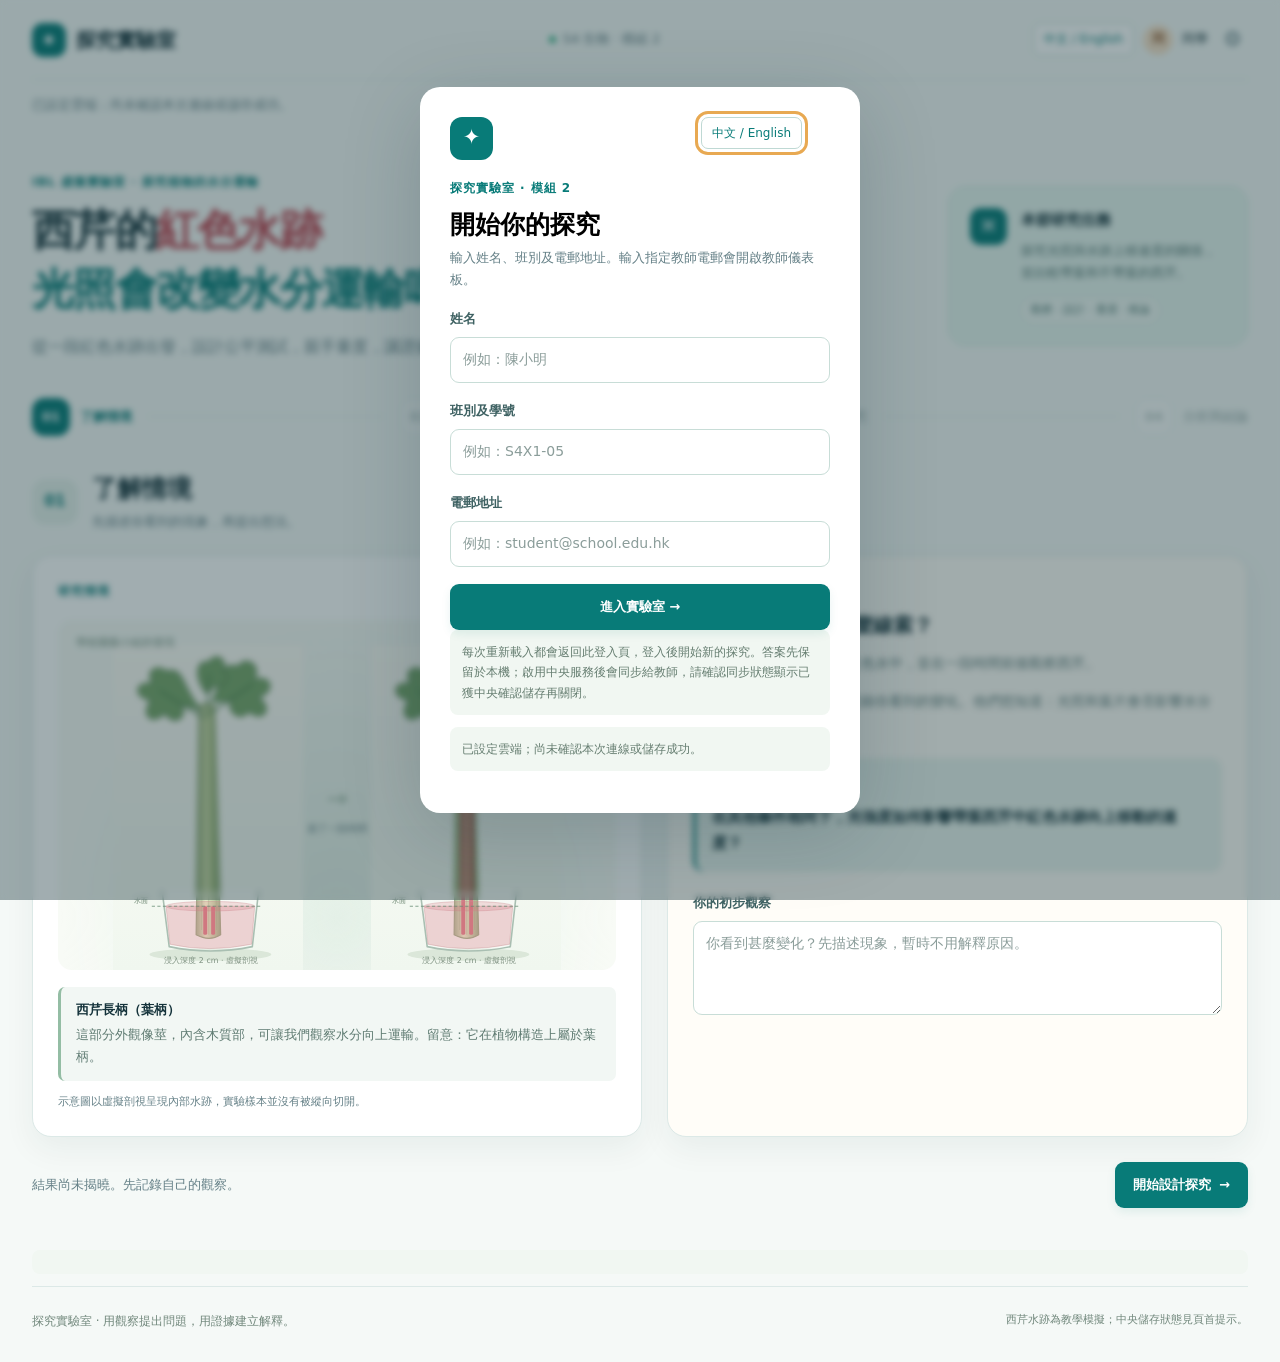
<file: index.html>
<!doctype html>
<html lang="zh-Hant-HK">
<head>
  <meta charset="UTF-8">
  <meta name="viewport" content="width=device-width, initial-scale=1">
  <meta name="theme-color" content="#087b78">
  <title>西芹的紅色水跡｜探究實驗室</title>
  <link rel="stylesheet" href="styles.css?v=11">
  <script src="cloud-config.js?v=5" defer></script>
  <script src="cloud-bridge.js?v=6" defer></script>
  <script src="cloud-sync.js" defer></script>
  <script src="i18n-static.js?v=34" defer></script>
  <script src="i18n-paper.js?v=2" defer></script>
  <script src="i18n-dynamic.js?v=34" defer></script>
  <script src="i18n-svg.js?v=1" defer></script>
  <script src="i18n.js?v=30" defer></script>
  <script src="app.js?v=34" defer></script>
  <script src="paperwork/source.js?v=34" defer></script>
  <script src="paperwork/client.js?v=34" defer></script>
</head>
<body>
  <a class="skip-link" href="#main">跳到探究內容</a>
  <div class="app-shell">
    <header class="topbar">
      <a class="brand" href="#main"><span class="brand-mark">✦</span>探究實驗室</a>
      <span class="module-label"><i></i>S4 生物 · 模組 2</span>
      <div class="student-chip"><button id="languageButton" type="button" class="small-button" aria-label="切換介面語言">中文 / English</button><span class="avatar" aria-hidden="true">同</span><span id="studentName">同學</span><button id="teacherButton" class="small-button" hidden>教師儀表板</button><button id="profileButton" class="icon-button" aria-label="更新學習者資料">⚙</button></div>
    </header>
    <section class="cloud-strip" aria-label="雲端同步狀態">
      <p id="cloudStatus" class="cloud-status" role="status" aria-atomic="true"></p>
      <button id="retryCloud" class="secondary" hidden>重試同步／補傳舊紀錄</button>
    </section>
    <main id="main">
      <section class="hero">
        <div><p class="eyebrow">IBL 虛擬實驗室 · 探究植物的水分運輸</p><h1>西芹的<span class="red-word">紅色水跡</span><br><em>光照會改變水分運輸嗎？</em></h1><p class="hero-copy">從一段紅色水跡出發，設計公平測試，親手量度，讓證據帶你找出答案。</p></div>
        <aside class="mission-card"><span class="mission-icon">⌘</span><div><strong>本節研究任務</strong><p>探究光照與水跡上移速度的關係，並比較帶葉和不帶葉的西芹。</p><span class="tag">觀察 · 設計 · 量度 · 推論</span></div></aside>
      </section>
      <nav class="steps" aria-label="探究進度">
        <button data-phase="1" class="step active" aria-current="step"><b>01</b><span>了解情境</span></button><i></i>
        <button data-phase="2" class="step" disabled><b>02</b><span>設計探究</span></button><i></i>
        <button data-phase="3" class="step" disabled><b>03</b><span>進行探究</span></button><i></i>
        <button data-phase="4" class="step" disabled><b>04</b><span>分析與結論</span></button>
      </nav>

      <section id="phase-1" class="phase">
        <div class="phase-heading"><span class="phase-index">01</span><div><h2 tabindex="-1">了解情境</h2><p>先描述你看到的現象，再提出想法。</p></div></div>
        <div class="orientation-grid">
          <article class="scene-card"><div class="card-top"><span class="card-kicker">研究情境</span><span class="status"><i></i>觀察站</span></div>
            <div class="scene-illustration"><span class="scene-note">學校園藝小組的發現</span><div id="sceneBefore" class="scene-specimen"></div><span class="scene-arrow">→<small>過了一段時間</small></span><div id="sceneAfter" class="scene-specimen"></div></div>
            <div class="anatomy-note"><b>西芹長柄（葉柄）</b><p>這部分外觀像莖，內含木質部，可讓我們觀察水分向上運輸。留意：它在植物構造上屬於葉柄。</p></div>
            <p class="caption">示意圖以虛擬剖視呈現內部水跡，實驗樣本並沒有被縱向切開。</p>
          </article>
          <article class="prompt-card"><p class="card-kicker">你的研究任務</p><h3>紅色水跡，藏着甚麼線索？</h3><p>園藝小組把帶葉西芹插入紅色水中，並在一段時間前後觀察西芹。</p><p>請先觀察左方兩個圖像，記錄你看到的變化。他們想知道：光照和葉片會否影響水分運輸？</p><div class="question-box"><b>主要探究問題</b><p>在其他條件相同下，光強度如何影響帶葉西芹中紅色水跡向上移動的速度？</p></div><label class="field">你的初步觀察<textarea id="observation" rows="3" maxlength="500" placeholder="你看到甚麼變化？先描述現象，暫時不用解釋原因。"></textarea></label></article>
        </div>
        <div class="action-row"><span class="muted">結果尚未揭曉。先記錄自己的觀察。</span><button id="orientationNext" class="primary">開始設計探究 <span>→</span></button></div>
      </section>

      <section id="phase-2" class="phase" hidden>
        <div class="phase-heading"><span class="phase-index">02</span><div><h2 tabindex="-1">設計探究</h2><p>主探究：提出光強度預測，辨認變量及前提，再設計 A／B／C。</p></div></div>
        <div class="design-stack">
          <article class="card"><p class="card-kicker">01 · 假說建立器</p><h3>完成你的預測</h3><label class="hypothesis-sentence">若光強度增加，紅色水跡向上移動的速度將會 <select id="prediction"><option value="">請選擇</option><option value="increase">增加</option><option value="decrease">減少</option><option value="same">沒有明顯改變</option></select>。</label><label class="field">我的理由<textarea id="reason" rows="2" maxlength="600" placeholder="寫下你的想法；預測沒有必須猜中的答案。"></textarea></label></article>
          <article class="card"><p class="card-kicker">02 · 公平測試</p><h3>辨認主探究 A／B／C 的實驗變量</h3><p class="muted">在每類中選擇適合的因素。現在保存你的想法，遞交後再查看參考回饋。</p><div id="variableQuiz"></div></article>
          <article class="card"><p class="card-kicker">03 · 實驗前提</p><h3>此探究的假設是什麼？</h3><p id="assumptionReminder" class="question-hint design-reminder">假設是指未經證實而被視為正確的條件，用於確保實驗結果的有效性。</p><p class="muted">請選出所有適用的假設，可選多於一項。</p><div id="assumptionChoices" class="choice-stack"></div></article>
          <article class="card"><p class="card-kicker">05 · 實驗裝置設計</p><h3>繪畫並標示主探究 A／B／C 三個帶葉裝置</h3><p id="drawingReminder" class="question-hint design-reminder">不用精緻地繪畫所有特徵，簡單繪畫並標示清楚便可。</p><p class="muted">包括西芹、葉片、紅色水、燈具、距離及量度位置。每株西芹浸入紅色水 2 cm。</p><div id="equipmentBank" class="equipment-bank"></div><canvas id="setupCanvas" width="1000" height="380" aria-label="實驗裝置繪圖區；亦可在下方輸入文字設計"></canvas><div class="drawing-tools"><button data-tool="pencil" class="selected" aria-pressed="true">✎ 鉛筆</button><button data-tool="eraser" aria-pressed="false">橡皮擦</button><button id="clearDrawing">清除繪圖</button><label class="upload-button">上載相片<input id="setupPhoto" type="file" accept="image/png,image/jpeg,image/webp"></label></div><label class="field">裝置標示／文字設計<textarea id="setupDescription" rows="2" maxlength="1000" placeholder="可補充繪圖標示，或以文字完整描述四個裝置，作為繪圖的替代。"></textarea></label><button id="saveSetup" class="secondary">儲存裝置設計</button><span id="setupStatus" class="inline-status" role="status"></span></article>
        </div>
        <div class="action-row"><button class="secondary" data-back="1">← 返回情境</button><button id="designNext" class="primary">確認設計，開始實驗 →</button></div>
      </section>

      <section id="phase-3" class="phase" hidden>
        <div class="phase-heading"><span class="phase-index">03</span><div><h2 tabindex="-1">進行探究與收集數據</h2><p>四個裝置同步運行；每 10 分鐘模擬時間進行一次量度。</p></div><span id="measurementProgress" class="trial-pill">0 / 4 個量度時間</span></div>
        <section id="extensionDesign" hidden><h3>延伸探究：<span class="red-word">葉片的存在</span>會否影響吸水及水分向上運輸？</h3>          <article class="card"><p class="card-kicker">04 · 對照組設計</p><h3>探究的對照組</h3><label class="field">你認為此延伸探究需要對照裝置嗎？如需要，你會如何設計比較裝置？<span class="question-hint control-purpose-hint">（提示：對照裝置提供比較基準；比較時保持所研究因素以外的條件相同。）</span><span class="question-hint">（提示：此對照裝置與實驗裝置有何不同之處？）</span><textarea id="controlPlan" rows="3" maxlength="1000"></textarea></label></article>
<button id="confirmExtension" class="primary">開始延伸探究 →</button></section>
        <div class="fair-note"><span>✦</span><p><b>固定條件：</b>溫度 25°C、相同濕度及氣流、相同紅色水濃度、2 cm 浸入深度，以及相近的長柄長度與粗幼。裝置A、裝置B、裝置C 的總葉面積相同；裝置D 沒有葉片。</p></div>
        <p class="experiment-timing-note"><strong>真實實驗提醒：</strong>量度時應讓實驗和計時持續進行，並在預定時間迅速讀取及記錄數據，不應為了量度而停止計時。本模擬暫停畫面，方便你觀察和記錄；這段操作時間不計入模擬的 30 分鐘。</p>
        <div class="timer-bar"><div><span class="card-kicker">模擬時間</span><strong id="timeDisplay">00 <small>分鐘</small></strong></div><div class="timer-track"><div id="timerFill"></div></div><span id="timerStatus" role="status">先記錄 0 分鐘讀數</span><button id="timerButton" class="primary" disabled>繼續實驗 +10 分鐘</button></div>
        <p id="initialReadingReminder" class="initial-reminder">先向下捲動至四個實驗裝置，觀察並記錄 0 分鐘的初始讀數。完成後按「確認並記錄本輪四項讀數」，才開始計時。</p>
        <details class="ruler-guide"><summary>如何使用虛擬尺？</summary><p>按住尺子左右移動到長柄旁。尺子的 0 刻度已固定在水面位置，不能上下移動。讀取紅色水跡頂端的高度，輸入數據並保留一位小數。讀數旁的箭嘴每次增減 0.5 cm。</p><p>每段 10 分鐘模擬時間會加速至約 3 秒。這是教學模型，並非真實實驗的精確預測。</p></details>
        <div id="labBench" class="lab-bench"></div>
        <article class="card data-card"><div class="card-top"><div><p class="card-kicker">原始數據</p><h3>你的量度記錄</h3></div><span class="tag">高度單位：cm</span></div><div class="table-wrap"><table><thead><tr><th rowspan="2" scope="col">模擬時間（min）</th><th colspan="4" scope="colgroup">紅色水跡向上移動的距離（cm）</th></tr><tr><th scope="col">裝置A：10 cm 光照距離<br>帶葉</th><th>裝置B：20 cm 光照距離<br>帶葉</th><th>裝置C：30 cm 光照距離<br>帶葉</th><th>裝置D：20 cm 光照距離<br>不帶葉</th></tr></thead><tbody id="dataBody"></tbody></table></div><p class="muted">輸入讀數後按 Enter 可移到下一格；裝置D 後移到確認按鈕。保留你的首次讀數；修訂亦會記錄。平台不會把數據自動改成參考值。</p><button id="recordMeasurements" class="primary">確認並記錄本輪四項讀數</button><span id="measurementStatus" class="inline-status" role="status"></span></article>
        <div class="action-row"><button class="secondary" data-back="2">← 查看探究設計</button><button id="backToMain" class="secondary" data-lab-nav hidden>← 返回主探究</button><button id="experimentNext" class="primary" disabled>計算與分析我的數據 →</button></div>
      </section>

      <section id="phase-4" class="phase" hidden>
        <div class="phase-heading"><span class="phase-index">04</span><div><h2 tabindex="-1">數據分析與結論</h2><p>自行計算、繪圖，再根據數據完成結論。</p></div></div>
        <article class="card"><p class="card-kicker">01 · 由數據到速度</p><h3>計算平均上移速度</h3><p class="muted">利用你記錄的讀數和時間，自行計算各裝置的平均上移速度，結果記錄至小數點後兩位。</p><div class="formula">平均上移速度（cm/min）＝紅色水跡向上移動的距離（cm）÷ 所用時間（min）<small>向上移動的距離＝30 分鐘讀數 − 0 分鐘讀數；本探究所用時間為 30 分鐘。</small></div><div id="calculationGrid" class="calculation-grid"></div></article>
        <article class="card graph-card"><div class="card-top"><div><p class="card-kicker">02 · 建立你的圖表</p><h3>光強度與紅色水跡上移速度</h3></div><span class="tag">從你的計算標點</span></div><div class="graph-settings"><div class="fixed-axis"><b>X軸</b><span>光強度（lux）</span><input type="hidden" id="xAxis" value="light"></div><div class="fixed-axis"><b>Y軸</b><span>紅色水跡平均上移速度（cm/min）</span><input type="hidden" id="yAxis" value="rate"></div><div class="fixed-axis"><b>Y軸上限</b><span>0.5 cm/min</span><input type="hidden" id="graphMax" value="0.5"></div></div><div class="graph-layout"><div><div class="graph-pointer-tools"><label for="plotDevice">要標點的裝置</label><select id="plotDevice" aria-label="選擇滑鼠標點的裝置"><option value="A">裝置A · 帶葉</option><option value="B">裝置B · 帶葉</option><option value="C">裝置C · 帶葉</option><option value="D">裝置D · 不帶葉</option></select></div><svg id="studentGraph" viewBox="0 0 760 460" role="group" aria-label="學生繪製的光強度與水跡平均上移速度圖" aria-describedby="graphCoordinates"></svg><output id="graphCoordinates" class="graph-coordinates">在圖內移動滑鼠查看 X、Y 坐標；手機可輕觸標點。</output><div class="graph-legend"><span><i class="leaf-symbol"></i>帶葉組：裝置A、裝置B、裝置C</span><span><i class="bare-symbol"></i>不帶葉組：裝置D（獨立比較點）</span></div></div><div class="plot-controls"><p class="muted">在圖內移動滑鼠，游標旁會即時顯示（X, Y）坐標。先選擇裝置，再在圖內點擊標點；圖點會立即保存，並自動選取下一個尚未標點的裝置。點擊已有圖點，可在下方坐標欄精確修訂，按「確認／更新標點」保存；亦可直接輸入坐標標點。Y坐標記錄至小數點後兩位。帶葉組以平滑曲線連接；裝置D 獨立標示。</p><div id="pointControls"></div><button id="connectPoints" class="secondary">連接裝置A、裝置B、裝置C</button><button id="clearGraph" class="text-button">清除圖中標點</button><p id="graphStatus" role="status" class="muted"></p></div></div></article>
        <article class="card"><p class="card-kicker">03 · 數據與推論</p><h3>根據你的圖表完成結論</h3><div class="conclusion-question"><h4>1. 光強度與水跡上移速度有甚麼關係？</h4><label class="fill-sentence">當光強度增加時，紅色水跡的平均上移速度通常會 <select id="claim"><option value="">請選擇</option><option value="increase">增加</option><option value="decrease">減少</option><option value="same">沒有明顯改變</option><option value="unclear">沒有一致的變化趨勢</option></select>。</label></div><div class="conclusion-question"><h4>2. 葉片有甚麼作用？</h4><label class="fill-sentence">在相同的 20 cm 光照距離下，帶葉的裝置B的水跡平均上移速度比不帶葉的裝置D <select id="leafComparison"><option value="">請選擇</option><option value="faster">快</option><option value="slower">慢</option><option value="same">相近</option></select>。</label><label class="fill-sentence">這個比較支持葉片 <select id="leafConclusion"><option value="">請選擇</option><option value="promotes">有助水分向上運輸</option><option value="prevents">阻止水分向上運輸</option><option value="unrelated">與水分向上運輸沒有關係</option></select> 的推論。</label></div><div class="conclusion-question"><h4>3. 本實驗能告訴我們甚麼？</h4><label class="field">我們只量度了紅色水跡的高度，沒有量度葉片散失的水汽。以下哪個說法最恰當？<select id="limitations"><option value="">請選擇</option><option value="indirect">紅色水跡可作為植物吸水及水分向上運輸的線索，但無法代表葉片的蒸騰速率（即水分由氣孔散失的速度）。</option><option value="direct">水跡上移速度就是葉片散失水汽的速率，可直接當作蒸騰速率。</option><option value="proof">只要帶葉組比不帶葉組快，就已完全證明水汽只經氣孔散失。</option></select></label></div><div class="submit-note">遞交後，本次探究答案會保留並鎖定，然後展示學習重點和學習反思。假說毋須與預期結果一致。</div><button id="submitInvestigation" class="primary">遞交探究，查看學習重點 →</button></article>
        <section id="learningReveal" hidden>
          <article class="reveal-card"><span class="reveal-icon">✦</span><div><p class="card-kicker">學習重點</p><h3>從紅色水跡，認識蒸騰</h3><div id="mechanismDiagram"></div><ol class="learning-points">
              <li><strong>蒸騰</strong>是植物體內的水份蒸發，並以<strong>水汽</strong>形式散失到大氣的過程。水汽主要經葉和草本莖上的<strong>氣孔</strong>散失。
                <ol type="a">
                  <li>水份從葉肉細胞表面的<strong>水膜</strong>蒸發成水汽，進入海綿葉肉中的<strong>氣室</strong>。當氣室的水汽濃度高於外界大氣，水汽便經<strong>氣孔藉擴散</strong>離開葉。</li>
                  <li>葉肉細胞散失水份後，<strong>水勢下降</strong>，並藉滲透從鄰近細胞吸收水份。水份因而從葉的木質導管被抽出，產生<strong>蒸騰拉力</strong>，把水份沿莖的<strong>木質導管</strong>向上牽引。</li>
                </ol>
              </li>
              <li>在水份供應充足等合適條件下，較高的<strong>光強度</strong>通常使氣孔張得更大，水汽藉擴散離開葉的速率加快，蒸騰速率因而上升。<br><strong>注意：</strong>增加光照亦可能使葉的<strong>溫度上升</strong>，進一步加快蒸騰。因此，此探究假設所有裝置的<strong>溫度相同</strong>，以便比較光強度的影響。</li>
              <li>蒸騰拉力促使根持續吸收<strong>水份</strong>，並驅使<strong>水份和根吸收的已溶解礦物質</strong>沿木質導管向上轉運到葉。</li>
            </ol><p class="caption">參照課本第 11.1 節，頁 11-3 至 11-8。紅色水跡顯示水分運輸的線索，不能直接等同蒸騰速率；帶葉／不帶葉比較亦不能單獨證明氣孔的作用。</p></div></article>
          <article class="reflection-card"><p class="card-kicker">學習反思</p><h3>整合解釋</h3><blockquote id="originalHypothesis" class="original-hypothesis"></blockquote><label class="field">綜合實驗結果與學習重點，解釋光強度及葉片如何影響水分運輸，並說明蒸騰與蒸騰拉力的形成。<textarea id="reflection" rows="3" maxlength="1200"></textarea></label><button id="saveReflection" class="secondary">儲存並提交學習反思</button><p id="reflectionStatus" role="status">提交學習反思後，便可下載學習紀錄 PDF。</p></article>
          <div class="complete-bar"><span>✓</span><div><strong>本次探究已遞交</strong><p>原始答案、量度、計算及圖表已保留；中央儲存狀態見頁首提示。</p></div><div class="complete-actions"><button id="downloadPDF" class="primary" disabled>列印／儲存學習紀錄 PDF</button></div></div>
        </section>
        <div class="action-row"><button class="secondary" data-back="3">← 查看原始數據</button><button id="newInvestigation" class="text-button">開始新探究</button></div>
      </section>
    </main>
    <p id="localStorageStatus" class="privacy-note" role="status"></p>
    <footer class="site-footer">探究實驗室 · 用觀察提出問題，用證據建立解釋。<span>西芹水跡為教學模擬；中央儲存狀態見頁首提示。</span></footer>
  </div>
  <dialog id="profileDialog"><form id="profileForm" class="dialog-panel"><button id="loginLanguageButton" type="button" class="small-button language-dialog-button" aria-label="切換介面語言">中文 / English</button><span class="profile-mark">✦</span><p class="eyebrow">探究實驗室 · 模組 2</p><h2>開始你的探究</h2><p class="muted">輸入姓名、班別及電郵地址。輸入指定教師電郵會開啟教師儀表板。</p><label class="field">姓名<input id="profileName" required maxlength="40" autocomplete="name" placeholder="例如：陳小明"></label><label class="field">班別及學號<input id="profileClass" required maxlength="30" placeholder="例如：S4X1-05"></label><label class="field">電郵地址<input id="profileEmail" type="email" required autocomplete="email" placeholder="例如：student@school.edu.hk"></label><button class="primary" type="submit">進入實驗室 →</button><p class="privacy-note">每次重新載入都會返回此登入頁，登入後開始新的探究。答案先保留於本機；啟用中央服務後會同步給教師，請確認同步狀態顯示已獲中央確認儲存再關閉。</p><p id="loginCloudStatus" class="privacy-note" role="status"></p><button id="loginRetryCloud" type="button" class="secondary" hidden>重試同步舊紀錄</button><button id="closeProfile" type="button" class="text-button" hidden>取消</button></form></dialog>
  <dialog id="teacherDialog"><section class="dialog-panel wide teacher-panel"><button id="closeTeacher" class="dialog-close" aria-label="關閉教師儀表板">×</button><button id="teacherLanguageButton" type="button" class="small-button language-dialog-button" aria-label="切換介面語言">中文 / English</button><p class="eyebrow">教師儀表板</p><h2>學生學習紀錄</h2><div class="field"><label for="cloudTeacherKey">教師雲端密碼（只保留於目前頁面，不會写入網站或 Excel）</label><input id="cloudTeacherKey" type="password" autocomplete="off"><button id="refreshCloud" type="button" class="secondary">連線／重新載入全部學生紀錄</button></div><p id="dashboardStatus" class="muted"></p><div class="dashboard-note">Excel 保持繁體中文；PDF 的題目及說明跟隨介面語言，學生答案保留原文。Excel 以底色區分題目類別，以綠／紅字標示正確／錯誤答案，並附六項 SPS、新知識與整體分數欄及評分準則。開放題及反思由教師在 Excel 評分，學生 PDF 不顯示分數。按「進入示範探究」可操作完整實驗；教師示範不會加入學生紀錄。</div><div class="record-actions"><button id="teacherDemo" class="secondary">進入示範探究 →</button><button id="exportExcel" class="primary">下載 Excel 報告</button><label class="upload-button">匯入學生研究紀錄<input id="importRecords" type="file" accept="application/json,.json" multiple></label></div><button class="secondary" type="button" id="openPaperwork">下載 WS2 教材</button><section id="paperPanel" class="paper-panel" hidden><div class="paper-heading"><h3>WS2 · 蒸騰與水分運輸</h3><button class="secondary" id="closePaperwork" type="button">關閉材料面板</button></div><p class="paper-versions"><span>題目版本：</span><span id="paperContentVersion"></span> · <span>材料版本：</span><span id="paperMaterialVersion"></span></p><p id="paperStatus" role="status"></p><div class="paper-row"><strong>完整學生版 PDF</strong><div><button type="button" class="secondary" data-paper-preview="studentPDF" disabled>預覽</button><button type="button" class="secondary" data-paper-download="studentPDF" disabled>下載</button></div></div><div class="paper-row"><strong>完整學生版 Word</strong><div><button type="button" class="secondary" data-paper-download="studentWord" disabled>下載</button></div></div><div class="paper-row"><strong>完整連參考答案 PDF</strong><div><button type="button" class="secondary" data-paper-preview="answersPDF" disabled>預覽</button><button type="button" class="secondary" data-paper-download="answersPDF" disabled>下載</button></div></div><div class="paper-row"><strong>完整連參考答案 Word</strong><div><button type="button" class="secondary" data-paper-download="answersWord" disabled>下載</button></div></div><div class="paper-row"><strong>D · 教師指引、配對及評分 PDF</strong><div><button type="button" class="secondary" data-paper-preview="D" disabled>預覽</button><button type="button" class="secondary" data-paper-download="D" disabled>下載</button></div></div><iframe id="paperPreview" title="紙本材料 PDF 預覽" hidden></iframe></section><div class="table-wrap"><table class="teacher-table"><thead><tr><th>學生</th><th>班別及學號</th><th>進度</th><th>觀察準確度</th><th>總用時</th><th>更新時間</th><th>學習報告</th></tr></thead><tbody id="teacherData"></tbody></table></div><p id="importStatus" role="status" class="muted"></p><div id="teacherDetail" hidden><div class="record-actions"><button id="teacherPDF" class="secondary">列印／儲存這份 PDF</button></div><div id="teacherReport"></div></div></section></dialog>
  <dialog id="submitDialog"><section class="dialog-panel"><p class="eyebrow">準備遞交</p><h2>保存本次探究答案？</h2><p>遞交後不能再修改本次探究記錄。你將可查看學習重點、填寫並<strong>遞交</strong>學習反思、下載學習紀錄。你亦可重新進行探究活動。</p><div class="record-actions"><button id="cancelSubmit" class="secondary">返回檢查</button><button id="confirmSubmit" class="primary">確認遞交</button></div></section></dialog>
  <section id="printReport" class="print-report"></section>
  <div id="toast" role="status" class="toast"></div>
</body>
</html>
</file>
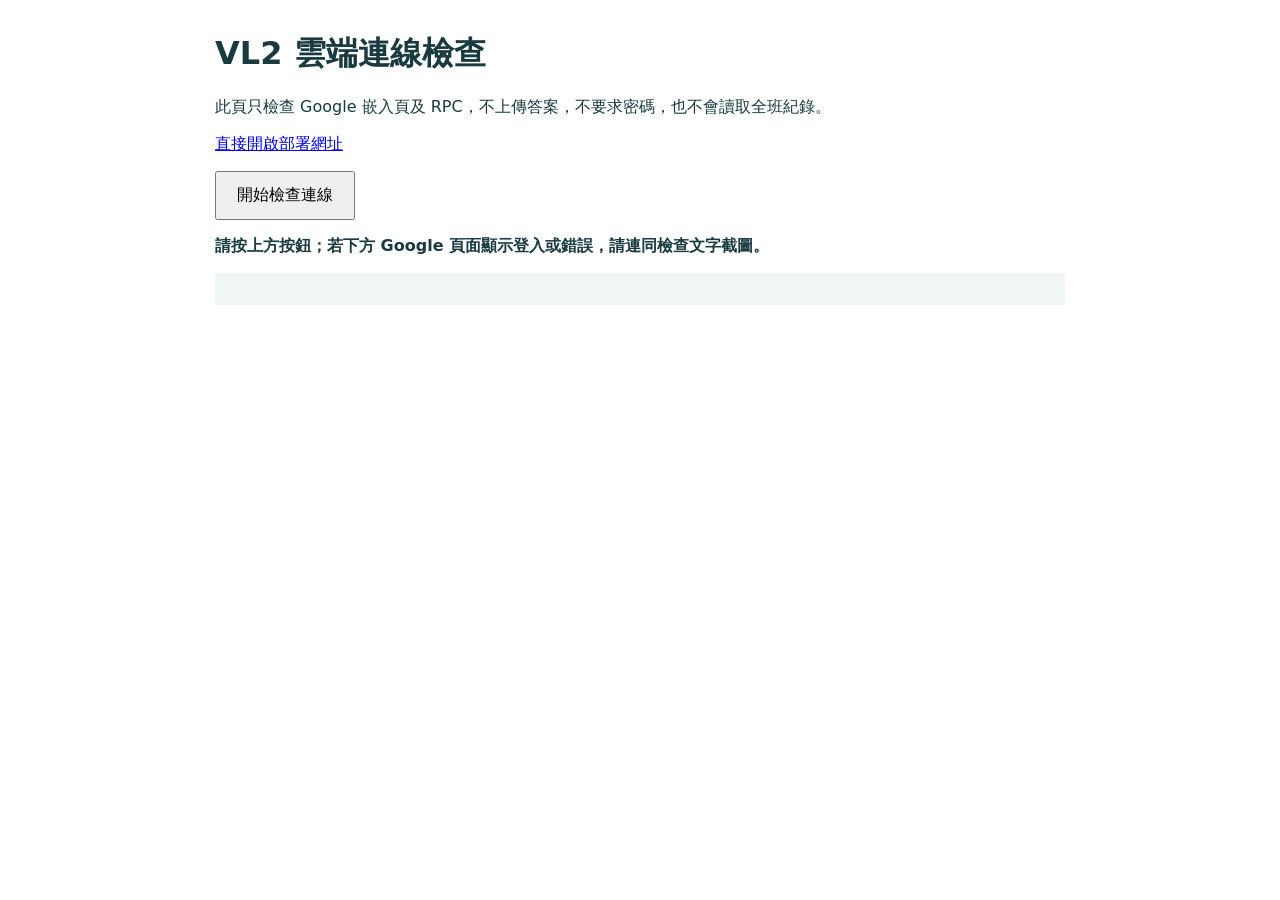
<file: cloud-diagnostics.html>
<!doctype html>
<html lang="zh-Hant">
<head>
  <meta charset="utf-8"><meta name="viewport" content="width=device-width,initial-scale=1">
  <title>VL2 雲端連線檢查</title>
  <script src="cloud-config.js?v=5" defer></script>
  <script src="cloud-bridge.js?v=6" defer></script>
  <style>body{font-family:system-ui,sans-serif;max-width:850px;margin:32px auto;padding:0 20px;color:#193b40}button,a{font-size:16px}button{padding:12px 20px;cursor:pointer}pre{white-space:pre-wrap;background:#f0f6f3;padding:16px;line-height:1.7}iframe{margin-top:20px}#result{font-weight:bold}</style>
</head>
<body>
  <h1>VL2 雲端連線檢查</h1>
  <p>此頁只檢查 Google 嵌入頁及 RPC，不上傳答案，不要求密碼，也不會讀取全班紀錄。</p>
  <p><a id="endpoint" target="_blank" rel="noopener">直接開啟部署網址</a></p>
  <button id="check">開始檢查連線</button>
  <p id="result" role="status">請按上方按鈕；若下方 Google 頁面顯示登入或錯誤，請連同檢查文字截圖。</p>
  <pre id="log" aria-live="polite"></pre>
  <script>
    addEventListener('DOMContentLoaded',()=>{
      const endpoint=window.VL2_CLOUD_CONFIG?.endpoint;
      document.querySelector('#endpoint').href=endpoint||'#';
      document.querySelector('#check').onclick=async()=>{
        const button=document.querySelector('#check'),log=document.querySelector('#log'),result=document.querySelector('#result');
        document.querySelectorAll('iframe').forEach(frame=>frame.remove());
        button.disabled=true;log.textContent='';result.textContent='檢查中…';
        if(!endpoint){result.textContent='網站沒有設定部署網址。';button.disabled=false;return;}
        try{
          const bridge=createAppsScriptBridge(endpoint,{visible:true,diagnostic:message=>log.textContent+=message+'\n'});
          // Intentionally omit authentication. A password rejection proves an
          // RPC round trip while releasing no student data and making no writes.
          const response=await bridge.send({action:'list',teacherEmail:'tzechingchan0605@gmail.com',password:'',cursor:0});
          if(response?.ok===false&&response.error==='教師密碼不正確')result.textContent='連線成功：收到收集端的教師密碼驗證回覆。沒有讀取或寫入學生紀錄。';
          else result.textContent='已收到收集端回覆：'+String(response?.error||'非預期回覆；請提供下方檢查文字。');
        }catch(error){result.textContent='連線未成功：'+error.message;}
        finally{button.disabled=false;}
      };
    });
  </script>
</body>
</html>
</file>
<file: styles.css>
:root{--ink:#15333b;--muted:#658087;--line:#dce9e7;--bg:#f5f9f7;--teal:#087b78;--teal-dark:#005d5c;--mint:#d9f2ea;--cream:#fffdf8;--red:#bd4652;--shadow:0 12px 32px rgba(21,51,59,.06)}
*{box-sizing:border-box}body{margin:0;background:var(--bg);color:var(--ink);font:15px/1.7 "Noto Sans HK","PingFang HK","Microsoft JhengHei",system-ui,sans-serif}button,input,textarea,select{font:inherit}button{cursor:pointer}button:disabled{cursor:not-allowed;opacity:.48}button,input,select,textarea{accent-color:var(--teal)}button:focus-visible,a:focus-visible,summary:focus-visible,input:focus-visible,select:focus-visible,textarea:focus-visible{outline:3px solid #e8a952;outline-offset:3px}[hidden]{display:none!important}h1,h2,h3,p{margin-top:0}h2{font-size:25px;line-height:1.4;margin-bottom:5px}h3{font-size:20px;line-height:1.5;margin-bottom:12px}.app-shell{max-width:1280px;margin:auto;padding:0 32px}.topbar{height:80px;display:flex;align-items:center;justify-content:space-between;border-bottom:1px solid var(--line);gap:15px}.brand{display:flex;align-items:center;gap:10px;text-decoration:none;color:var(--ink);font-size:20px;font-weight:800}.brand-mark{display:grid;place-items:center;width:34px;height:34px;border-radius:11px;background:var(--teal);color:white}.module-label{color:var(--muted);font-size:13px}.module-label i,.status i{display:inline-block;width:7px;height:7px;border-radius:50%;background:#36b58a;margin-right:7px}.student-chip{display:flex;gap:9px;align-items:center;font-size:13px}.avatar{display:grid;place-items:center;background:#f6e1c9;color:#976137;width:30px;height:30px;border-radius:50%;font-weight:700}.icon-button{border:0;background:transparent;color:var(--muted);font-size:21px}.small-button{border:1px solid #bfd9d4;border-radius:7px;padding:5px 10px;background:white;color:var(--teal);font-size:12px}.hero{padding:48px 0 38px;display:flex;justify-content:space-between;align-items:center;gap:40px}.eyebrow,.card-kicker{font-size:12px;font-weight:800;letter-spacing:.08em;color:var(--teal);margin:0 0 9px}.hero h1{font-size:43px;line-height:1.35;letter-spacing:-.04em;margin:0;font-weight:800}.hero h1 em{color:var(--teal);font-style:normal}.red-word{color:var(--red)}.hero-copy{color:var(--muted);max-width:650px;margin:15px 0 0;font-size:16px}.mission-card{display:flex;gap:14px;width:300px;flex-shrink:0;padding:21px;border-radius:18px;background:#e7f5ef;border:1px solid #cbe7dc}.mission-icon{display:grid;place-items:center;width:37px;height:37px;border-radius:11px;background:var(--teal);color:white;flex-shrink:0}.mission-card p{font-size:13px;color:#547773;margin:6px 0 12px}.tag{display:inline-block;background:#f0f8f4;border:1px solid #d6e8de;border-radius:20px;padding:3px 9px;color:#4c7871;font-size:11px}.steps{display:flex;align-items:center;margin-bottom:35px;gap:16px}.steps>i{flex:1;height:1px;background:var(--line)}.step{display:flex;align-items:center;gap:10px;background:transparent;border:0;color:#7e9695;padding:0;font-weight:700;font-size:13px}.step b{display:grid;place-items:center;width:38px;height:38px;border:1px solid #d4e3df;border-radius:12px;font-size:13px;background:#fff}.step.active{color:var(--teal)}.step.active b{background:var(--teal);border-color:var(--teal);color:white}.step.done b{background:#d9eee6;color:var(--teal);border-color:#beded1}.phase-heading{display:flex;align-items:center;gap:14px;margin:0 0 22px}.phase-heading p{color:var(--muted);margin:0;font-size:13px}.phase-index{display:grid;place-items:center;width:46px;height:46px;border-radius:14px;background:#e5f0ea;color:var(--teal);font-size:15px;font-weight:800}.trial-pill{margin-left:auto;background:#e9f4ef;color:var(--teal);padding:6px 12px;border-radius:20px;font-size:12px}.orientation-grid{display:grid;grid-template-columns:1.05fr 1fr;gap:25px}.card,.scene-card,.prompt-card{background:white;padding:25px;border:1px solid var(--line);border-radius:19px;box-shadow:var(--shadow)}.card-top{display:flex;justify-content:space-between;align-items:center;gap:12px}.status{font-size:11px;color:#5e8277}.scene-illustration{display:flex;position:relative;align-items:center;justify-content:center;gap:4px;min-height:350px;border-radius:14px;background:radial-gradient(ellipse at 50% 85%,#e4f0e7,transparent 70%),#f8fbf6;margin:10px 0 17px;padding-top:24px}.scene-note{position:absolute;top:14px;left:18px;font-size:11px;color:#759080}.scene-specimen{width:42%;max-width:190px}.scene-specimen svg{display:block;width:100%;height:auto}.scene-arrow{color:#9eb8a6;font-size:25px;text-align:center;min-width:55px}.scene-arrow small{display:block;font-size:10px;color:var(--muted)}.anatomy-note{background:#f2f7f4;border-left:3px solid #94bda4;padding:12px 15px;border-radius:7px;font-size:13px}.anatomy-note p{margin:3px 0 0;color:#607c73}.caption{font-size:11px;color:var(--muted);margin:12px 0 0}.prompt-card{background:var(--cream)}.prompt-card>p:not(.card-kicker){color:#607d7c;font-size:14px}.question-box{padding:16px;border-radius:11px;background:#eaf4ee;border-left:3px solid var(--teal);margin:20px 0}.question-box b{font-size:12px;color:var(--teal)}.question-box p{font-size:15px;margin:6px 0 0;font-weight:600}.field{display:block;font-weight:700;font-size:13px;margin:17px 0;color:#3f6263}.field input,.field select,.field textarea{display:block;width:100%;margin-top:7px;border:1px solid #c8ddd7;border-radius:9px;background:white;padding:10px 12px;color:var(--ink);font-weight:400;font-size:14px}.field textarea{resize:vertical;min-height:70px}.field textarea::placeholder,.field input::placeholder{color:#8b9d9a}.primary,.secondary,.upload-button,.drawing-tools button{display:inline-flex;align-items:center;justify-content:center;gap:8px;border-radius:9px;padding:11px 17px;border:1px solid transparent;font-size:13px;font-weight:700;text-decoration:none}.primary{background:var(--teal);color:white;box-shadow:0 4px 10px #087b7818}.primary:hover:not(:disabled){background:var(--teal-dark)}.secondary,.upload-button,.drawing-tools button{color:var(--teal);background:white;border-color:#bfd9d2}.secondary:hover:not(:disabled){background:#edf7f2}.text-button{padding:9px;border:0;background:transparent;color:var(--teal);font-size:13px;text-decoration:underline}.action-row{display:flex;align-items:center;justify-content:space-between;gap:15px;margin:25px 0 42px}.muted{color:var(--muted);font-size:13px}.design-stack{display:grid;gap:20px;max-width:960px;margin:auto}.hypothesis-sentence{font-size:17px;line-height:2.6;font-weight:600}.hypothesis-sentence select{padding:7px 10px;border:1px solid #bdd7cd;border-radius:8px;background:#f8fcf9;color:var(--teal)}.variable-group{padding:14px 0;border-bottom:1px solid #edf3ef}.variable-group:last-child{border:0}.variable-group h4{margin:0 0 10px;font-size:14px}.variable-group h4 span{font-size:12px;color:var(--muted);font-weight:400}.variable-options{display:flex;gap:7px;flex-wrap:wrap}.variable-options button{border:1px solid #d1e2db;border-radius:20px;background:#fff;padding:7px 11px;font-size:12px;color:#597570}.variable-options button.selected{background:#dff2e8;color:var(--teal);border-color:#5fab97}.choice-stack{display:grid;gap:9px}.check-option{display:flex;align-items:flex-start;gap:10px;background:#f6faf7;border:1px solid #e0ebe3;border-radius:9px;padding:11px 13px;font-size:13px}.check-option input{margin-top:5px;flex-shrink:0}.scaffold{margin-top:18px;padding:17px;background:#eff7f2;border-left:3px solid #68a991;border-radius:9px;font-size:13px}.scaffold p{margin:7px 0}.equipment-bank{display:grid;grid-template-columns:repeat(4,1fr);gap:10px;margin:20px 0}.equipment{background:#f5f9f5;border:1px solid #dce9df;border-radius:11px;padding:11px;text-align:center;font-size:12px;color:#55766b}.equipment svg{height:100px;width:auto;max-width:100%;display:block;margin:auto}.equipment p{margin:5px 0 0}#setupCanvas{display:block;width:100%;background:#fff;aspect-ratio:1000/380;border:2px solid #c6dbd1;border-radius:12px;touch-action:none;cursor:crosshair}.drawing-tools{display:flex;flex-wrap:wrap;gap:8px;margin-top:10px}.drawing-tools button.selected{background:var(--teal);color:white}.upload-button{position:relative;cursor:pointer}.upload-button input{position:absolute;inset:0;opacity:0;width:100%;cursor:pointer}.upload-button:focus-within{outline:3px solid #e8a952}.inline-status{font-size:12px;color:var(--teal);margin-left:10px}.fair-note{display:flex;gap:14px;align-items:center;padding:14px 18px;border-radius:12px;background:#e9f4ed;border:1px solid #cee3d5;margin-bottom:18px}.fair-note>span{color:var(--teal);font-size:22px}.fair-note p{margin:0;font-size:12px;color:#54746c}.timer-bar{display:flex;align-items:center;gap:22px;padding:20px 24px;background:white;border:1px solid var(--line);border-radius:15px;margin-bottom:12px}.timer-bar .card-kicker{display:block;margin-bottom:0;font-size:10px}.timer-bar strong{font-size:32px;line-height:1.2}.timer-bar small{font-size:12px;font-weight:500;color:var(--muted)}.timer-track{height:7px;background:#e7eee8;border-radius:6px;flex:1;min-width:40px;overflow:hidden}#timerFill{height:100%;background:#59b58c;width:0%;transition:width .1s linear}#timerStatus{font-size:12px;color:var(--muted)}.ruler-guide{font-size:12px;color:#5b7a70;padding:8px 2px;margin-bottom:14px}.ruler-guide summary{cursor:pointer;color:var(--teal);font-weight:700}.ruler-guide p{margin:9px 0;max-width:850px}.lab-bench{display:grid;grid-template-columns:repeat(var(--bench-columns,4),1fr);gap:14px;margin-bottom:23px}.specimen-card{background:white;border:1px solid var(--line);border-radius:15px;overflow:hidden;box-shadow:var(--shadow)}.specimen-head{padding:15px 15px 8px;display:flex;align-items:center;justify-content:space-between;font-size:13px;font-weight:800}.specimen-letter{display:grid;place-items:center;width:27px;height:27px;border-radius:8px;background:#e9f3e9;color:#568866}.specimen-card[data-id="D"] .specimen-letter{background:#f3e5d8;color:#a97649}.specimen-meta{padding:0 15px;font-size:11px;color:#718b7b}.specimen-svg{display:block;width:100%;height:auto;background:linear-gradient(#fffdf7,#f0f7ef)}.ruler{cursor:grab;touch-action:none}.ruler:active{cursor:grabbing}.ruler-buttons{padding:8px;display:flex;gap:4px;justify-content:center;flex-wrap:wrap;border-top:1px solid #e3ebe3}.ruler-buttons button{background:#fff;border:1px solid #d1e1d3;border-radius:5px;padding:3px 7px;font-size:11px;color:#557766}.table-wrap{overflow-x:auto}table{width:100%;border-collapse:collapse;font-size:12px}th{background:#f0f7f2;color:#527568;text-align:left;font-weight:700;padding:13px;border-bottom:1px solid #d8e7dd;min-width:90px}td{padding:12px 13px;border-bottom:1px solid #e5eee7}td input{border:1px solid #c9dcd0;border-radius:6px;padding:7px 8px;width:85px;background:white;color:var(--ink)}tr.current-row{background:#fff9ed}tr.saved-row td:first-child{color:var(--teal)}.data-card .muted{margin:15px 0}.formula{padding:15px 18px;background:#f0f7f2;border-radius:10px;font-size:15px;font-weight:700;color:#437565;margin:13px 0}.calculation-grid{display:grid;grid-template-columns:repeat(4,1fr);gap:12px}.calc-card{padding:15px;border:1px solid #dce8df;border-radius:11px;background:#fafcf9}.calc-card strong{font-size:14px}.calc-card p{font-size:12px;color:#738c7b;margin:8px 0}.calc-card .field{margin-bottom:0}.graph-card{margin-top:20px}.graph-settings{display:grid;grid-template-columns:1fr 1.5fr .6fr;gap:14px}.graph-layout{display:grid;grid-template-columns:1fr 240px;gap:25px;align-items:start}#studentGraph{width:100%;background:#fcfdfb;border:1px solid #dfe9df;border-radius:12px}#studentGraph text{font-family:inherit}.graph-legend{display:flex;gap:20px;margin:12px 0;font-size:12px;color:#63836f;justify-content:center}.leaf-symbol{display:inline-block;width:9px;height:9px;border-radius:50%;background:var(--teal);margin-right:7px}.bare-symbol{display:inline-block;width:9px;height:9px;transform:rotate(45deg);background:#bf8854;margin-right:7px}.plot-point{border-top:1px solid #e4ebe4;padding:10px 0}.plot-point>div{display:flex;gap:7px;align-items:center}.plot-point input{width:75px;min-width:0;padding:6px;border:1px solid #cbdcd0;border-radius:6px;font-size:12px}.plot-point label{font-size:11px;color:var(--muted)}.plot-point strong{font-size:12px}.plot-point button{padding:5px 9px;margin-top:7px;font-size:11px}.plot-controls>.secondary{margin-top:12px;font-size:11px}.plot-controls .muted{font-size:12px}.phase#phase-4>.card{margin-bottom:20px}.submit-note{padding:13px;background:#fff7e7;border-radius:9px;color:#8b744e;font-size:12px;margin:20px 0}.reveal-card{display:flex;gap:20px;padding:27px;border:1px solid #c9e5d3;border-radius:18px;background:linear-gradient(135deg,#e4f5e9,#fffbef);margin:25px 0}.reveal-icon{display:grid;place-items:center;background:var(--teal);color:white;width:43px;height:43px;border-radius:12px;flex-shrink:0}.learning-points{padding-left:20px;font-size:14px}.learning-points li{margin:12px 0}.learning-points strong{color:#ba3646}.mechanism{display:flex;gap:7px;align-items:center;flex-wrap:wrap;padding:15px;background:#ffffff9c;border-radius:11px}.mechanism span{padding:7px 10px;border:1px solid #d3e6d7;border-radius:8px;background:white;font-size:12px}.mechanism i{color:var(--teal);font-style:normal}.feedback-item{padding:10px 0;border-bottom:1px solid #e5ede5;font-size:13px}.feedback-item p{margin:4px 0;color:#64816e}.feedback-good{color:#287551}.feedback-review{color:#aa6a36}.reflection-card{padding:24px;border:1px solid #ead9bc;border-radius:16px;background:#fff9ef;margin:22px 0}.reflection-card .card-kicker{color:#a26c36}.complete-bar{display:flex;align-items:center;gap:14px;padding:20px;background:#e7f3eb;border-radius:14px;margin-bottom:20px}.complete-bar>span{font-size:25px;color:var(--teal)}.complete-bar p{font-size:12px;margin:4px 0;color:var(--muted)}.complete-actions{display:flex;gap:8px;margin-left:auto;flex-wrap:wrap}.site-footer{border-top:1px solid var(--line);padding:24px 0 30px;font-size:12px;color:#70877b;display:flex;justify-content:space-between;gap:10px}.site-footer span{font-size:11px}dialog{border:0;border-radius:20px;padding:0;max-height:90vh;max-width:calc(100% - 32px);box-shadow:0 20px 80px #15333b33}dialog::backdrop{background:#15333b66;backdrop-filter:blur(3px)}.dialog-panel{padding:30px;width:440px;max-width:100%;position:relative}.dialog-panel.wide{width:920px}.dialog-panel h2{font-size:25px}.dialog-panel .primary[type="submit"]{width:100%}.dialog-close{position:absolute;top:15px;right:15px;background:transparent;border:0;font-size:25px;color:var(--muted)}.privacy-note{font-size:12px;color:#657d70;background:#f1f7f2;padding:12px;border-radius:8px}.record-actions{display:flex;gap:10px;margin:18px 0;flex-wrap:wrap}.toast{position:fixed;bottom:25px;left:50%;transform:translate(-50%,20px);max-width:calc(100% - 32px);padding:13px 21px;background:#173f37;color:white;border-radius:11px;box-shadow:0 5px 25px #15333b22;opacity:0;pointer-events:none;transition:.2s;font-size:13px;z-index:20}.toast.show{opacity:1;transform:translate(-50%,0)}.skip-link{position:fixed;top:-70px;left:12px;background:var(--teal);color:white;padding:10px;z-index:30}.skip-link:focus{top:10px}.print-report{display:none}
@media(max-width:1000px){.hero h1{font-size:35px}.mission-card{width:260px}.lab-bench{grid-template-columns:repeat(2,1fr)}.specimen-svg{max-height:400px}.graph-layout{grid-template-columns:1fr}.plot-controls{display:grid;grid-template-columns:repeat(4,1fr);gap:12px}.plot-controls>p,.plot-controls>.secondary,.plot-controls>.text-button{grid-column:1/-1}.plot-point input{width:100%}.plot-point>div{flex-wrap:wrap}.complete-bar{flex-wrap:wrap}.complete-actions{margin-left:0}.timer-bar{flex-wrap:wrap}.timer-track{min-width:100px}}
@media(max-width:700px){.app-shell{padding:0 16px}.topbar{height:68px}.brand{font-size:16px}.module-label,.avatar{display:none}.student-chip{gap:4px;font-size:11px}.small-button{padding:5px 6px;font-size:10px}.hero{display:block;padding:30px 0}.hero h1{font-size:30px}.hero-copy{font-size:14px}.mission-card{width:100%;margin-top:20px;padding:16px}.steps{gap:7px}.step{flex-direction:column;gap:5px;font-size:11px}.step b{width:31px;height:31px;font-size:11px}.steps>i{margin-top:-18px}.orientation-grid{grid-template-columns:1fr}.card,.scene-card,.prompt-card{padding:19px}.phase-heading{gap:9px}.phase-heading h2{font-size:21px}.trial-pill{font-size:10px;padding:5px 7px}.phase-index{width:35px;height:35px;font-size:12px;flex-shrink:0}.phase-heading p{font-size:12px}.action-row{align-items:flex-start;flex-wrap:wrap}.action-row>.primary{margin-left:auto}.equipment-bank{grid-template-columns:repeat(2,1fr)}.lab-bench{gap:9px}.specimen-head{padding:11px 9px 6px;font-size:11px}.specimen-meta{padding:0 9px;font-size:10px}.ruler-buttons button{font-size:10px;padding:3px 5px}.timer-bar{padding:16px;gap:12px}.timer-bar>.primary{width:100%}.timer-bar strong{font-size:27px}.timer-track{min-width:50px}.calculation-grid{grid-template-columns:repeat(2,1fr)}.graph-settings{grid-template-columns:1fr}.graph-settings .field{margin:4px 0}.graph-layout{gap:10px;margin-top:20px}.plot-controls{grid-template-columns:repeat(2,1fr)}.reveal-card{padding:19px;gap:11px}.reveal-icon{width:31px;height:31px}.learning-points{font-size:13px}.site-footer{flex-direction:column}.dialog-panel{padding:24px}.inline-status{display:block;margin:10px 0}.hypothesis-sentence{font-size:15px}.scene-illustration{min-height:300px}.complete-actions{width:100%}}
@media(prefers-reduced-motion:reduce){*,*::before,*::after{scroll-behavior:auto!important;animation:none!important;transition:none!important}}
@media print{@page{size:A4;margin:12mm}body{background:white;color:#173e34;font-size:10pt;print-color-adjust:exact;-webkit-print-color-adjust:exact}.app-shell,dialog,.toast,.skip-link{display:none!important}.print-report{display:block}.report-cover{background:#087b78;color:white;padding:20px;border-radius:12px}.report-cover h1{font-size:23pt;margin:0 0 5px}.report-cover p{margin:0;font-size:10pt}.report-meta{display:flex;gap:20px;flex-wrap:wrap;padding:12px;background:#eff6ef;margin:12px 0;border-radius:8px}.report-section{margin:18px 0}.report-section h2{font-size:14pt;color:#087b78;border-bottom:1px solid #d6e5d7;padding-bottom:5px}.report-answer{margin:8px 0;padding:10px 12px;border:1px solid #dce7dc;border-radius:8px;break-inside:avoid;overflow-wrap:anywhere;white-space:normal}.report-answer b{display:block}.report-answer p{margin:4px 0;white-space:pre-wrap}.report-reference{font-size:9pt;color:#52795c;background:#f1f7ef;padding:8px;border-radius:5px;margin-top:7px}.report-section img{max-width:100%;max-height:70mm;object-fit:contain}.report-section svg{width:100%;max-height:105mm}.report-section table{font-size:9pt}.report-section td,.report-section th{padding:7px}.report-section table tr{break-inside:avoid}.report-section th{min-width:0}.report-graph{break-inside:avoid}.report-footer{font-size:8pt;color:#738773;margin-top:20px}.report-section .feedback-item{break-inside:avoid}.report-section .learning-points{font-size:10pt}}
.lamp-track{position:relative;height:35px;margin:10px 0;border-bottom:2px solid #d5dfcb}.lamp-icon{position:absolute;left:30%;bottom:1px;color:#c39539;font-size:26px;transition:left .2s}.plant-icon{position:absolute;right:8px;bottom:2px;color:#63925f;font-size:24px}.equipment label{display:block;font-size:11px}.equipment input[type=range]{display:block;width:100%;margin:8px 0}.equipment small{font-size:10px;color:#809177}
/* Guided answers, fixed graph axes and the VL1 teacher interface. */
.profile-mark{display:grid;place-items:center;background:var(--teal);color:white;width:43px;height:43px;border-radius:12px;margin-bottom:18px;font-size:21px}.question-hint{display:block;margin:5px 0;font-size:12px;font-weight:400;color:var(--muted)}.initial-reminder{padding:12px 16px;background:#fff7e7;border-left:3px solid #dfb570;border-radius:8px;color:#856b40;font-size:13px}.specimen-letter{width:auto;min-width:54px;font-size:12px;padding:0 5px}.fixed-axis{display:flex;flex-direction:column;gap:7px;margin:18px 0;color:#416c58;font-size:13px}.fixed-axis span{padding:11px 12px;border:1px solid #d7e5d8;border-radius:8px;background:#f4f8f2;font-size:12px}.conclusion-question{padding:12px 0;border-bottom:1px solid #e2ece3}.conclusion-question h4{margin:0 0 12px;font-size:15px}.fill-sentence{display:block;font-size:14px;line-height:2.8;margin:8px 0}.fill-sentence select{padding:7px 10px;color:var(--teal);border:1px solid #bdd8c8;border-radius:7px;background:#fafdf7;max-width:100%;font-size:13px}.equipment-bank{grid-template-columns:repeat(6,1fr)}.equipment{margin:0;padding:12px 7px}.equipment svg{height:80px}.equipment figcaption{font-size:11px;font-weight:700}.measurement-input{display:inline-flex;align-items:center;width:100px;position:relative}.measurement-input input{width:100%;padding-right:30px;-moz-appearance:textfield;appearance:textfield}.measurement-input input::-webkit-inner-spin-button,.measurement-input input::-webkit-outer-spin-button{-webkit-appearance:none;margin:0}.measurement-arrows{display:flex;flex-direction:column;position:absolute;right:3px;top:3px;bottom:3px;width:25px}.measurement-arrows button{background:#f0f5ec;border:0;color:#638075;font-size:11px;padding:0;line-height:15px;flex:1}.measurement-arrows button:first-child{border-radius:3px 3px 0 0}.measurement-arrows button:last-child{border-radius:0 0 3px 3px}.structure-wrap{overflow-x:auto;max-width:100%;margin:18px 0;border-radius:14px}.structure-svg{display:block;width:100%;min-width:640px}.reveal-card>div{min-width:0;width:100%}.graph-legend{flex-wrap:wrap}.dashboard-note{margin:12px 0 18px;padding:11px 14px;border-left:4px solid var(--teal);border-radius:8px;background:#eef8f5;color:#456568;font-size:13px}.teacher-panel{width:min(1100px,calc(100vw - 32px))!important}.teacher-table td:first-child strong,.teacher-table td:first-child small{display:block}.teacher-table small{font-size:11px;color:var(--muted)}.report-status{display:inline-block;padding:4px 8px;border-radius:20px;background:#fff2de;color:#986018;font-size:11px;font-weight:700}.report-status.complete{background:#dff4e9;color:#16704c}#teacherDetail{margin-top:22px;border-top:1px solid #d4e5d6}#teacherReport{font-size:13px}#teacherReport .report-cover{background:var(--teal);color:white;padding:18px;border-radius:12px}#teacherReport .report-cover h1{font-size:25px;margin:0}#teacherReport .report-meta{display:flex;gap:12px;flex-wrap:wrap;padding:12px;background:#eef6ed;margin:12px 0}#teacherReport .report-section{margin:24px 0}#teacherReport .report-answer{padding:10px 12px;margin:10px 0;border:1px solid #d8e7d7;border-radius:8px}#teacherReport .report-answer p{white-space:pre-wrap;margin:5px 0}#teacherReport .report-reference{color:#547b5e;font-size:12px}#teacherReport .report-section img{max-width:100%;max-height:300px}#teacherReport .report-graph svg{width:100%;max-height:420px}.teacher-table td{vertical-align:top}.lab-bench,.timer-bar{scroll-margin-top:16px}
@media(max-width:1000px){.equipment-bank{grid-template-columns:repeat(3,1fr)}}
@media(max-width:700px){.equipment-bank{grid-template-columns:repeat(2,1fr)}.equipment:last-child{grid-column:auto}.graph-settings{gap:0}.fixed-axis{margin:6px 0}.specimen-letter{min-width:44px;font-size:10px}.graph-legend{gap:8px;font-size:10px}.fill-sentence{font-size:13px}.student-chip{flex-shrink:0}#teacherButton{font-size:10px;padding:4px 6px}.teacher-panel{padding:20px}.plot-controls .plot-point input{width:100px;max-width:100%}.structure-wrap{margin:12px 0}}
@media print{.report-section .structure-svg{min-width:0;max-height:100mm}.report-section .structure-wrap{overflow:visible}.report-graph svg .student-curve{stroke-width:2.5}}

/* Reflection submission and VL1-style report cards. */
.original-hypothesis{margin:18px 0;padding:16px 20px;border-left:4px solid var(--teal);background:#edf6f3;border-radius:0 12px 12px 0;color:var(--ink)}
.original-hypothesis p{margin:8px 0;white-space:pre-wrap}#reflectionStatus{font-size:.9rem;color:var(--muted)}
.report-cover{display:flex;align-items:center;gap:18px}.report-logo{font-size:36px}.report-card{padding:16px;margin:12px 0;border:1px solid #dce9e7;border-radius:12px;background:#fff}.report-answer p{white-space:pre-wrap}.answer-mark{display:inline-block;margin-left:12px;font-size:18px;font-weight:800}.answer-mark.correct{color:#087b78}.answer-mark.incorrect{color:#b23939}.report-scene{display:flex;gap:20px;justify-content:center}.report-scene>div{width:42%;text-align:center}.report-scene svg{display:block;max-height:65mm;width:100%}.report-card td small{display:block;font-size:8pt;color:#658087}.report-card .report-answer{padding:12px;margin:8px 0}.report-card .report-reference{padding:8px;background:#eff7f3;border-radius:6px;color:#42635b}.report-card table{width:100%;border-collapse:collapse}.report-card th,.report-card td{padding:8px;border:1px solid #dce9e7}.report-card th{background:#edf6f3}
@media print{.report-card{break-inside:auto;padding:12px}.report-answer,.report-scene,.report-graph,.setup-image,.structure-wrap{break-inside:avoid}.report-card tr{break-inside:avoid}.report-card thead{display:table-header-group}.report-cover{break-inside:avoid}.report-card .report-answer{font-size:10pt}.report-scene svg{max-height:65mm}}

@media print{.report-section h2,.report-card>.card-kicker{break-after:avoid}.report-card .report-answer>b{display:inline}.report-card td small{break-inside:avoid}}

.experiment-timing-note{padding:12px 16px;border:1px solid #d9e7df;background:#f8fbf5;border-radius:10px;color:#527568;font-size:13px}.formula small{display:block;margin-top:8px;font-weight:400;font-size:12px}.calc-condition{display:block;margin-top:6px;font-size:12px;line-height:1.7;color:#527568}.calc-card .calc-distance{font-weight:600;color:var(--ink);font-size:12px}.calc-card .calc-readings{font-size:11px}.data-card thead th[colspan]{text-align:center}.data-card thead th[rowspan]{vertical-align:middle}

/* Combined leaf anatomy and transpiration SVG, kept readable on small screens. */
.structure-svg{min-width:900px}.structure-svg text{font-family:inherit}.structure-wrap{border:1px solid #d8e8df}.structure-svg .process-card{pointer-events:none}
@media print{.report-section .structure-svg{min-width:0;max-height:145mm}.report-section .structure-wrap{border:0}.report-section .structure-wrap svg{max-height:145mm}}

/* Cloud acknowledgements stay visible above the investigation on every screen. */
.cloud-strip{padding:14px 0 0;font-size:13px;line-height:1.7}.cloud-status{margin:0 0 8px;color:var(--muted);overflow-wrap:anywhere}.cloud-status[data-state="synced"]{color:var(--teal)}.cloud-status[data-state="error"]{color:var(--red)}.cloud-strip .secondary{padding:7px 12px;font-size:13px}

.graph-pointer-tools{display:flex;align-items:center;gap:10px;flex-wrap:wrap;margin-bottom:10px;font-size:13px}.graph-pointer-tools select{padding:7px 10px;border:1px solid #cbdcd0;border-radius:7px;background:white;color:var(--ink)}.graph-coordinates{display:block;min-height:2.2em;margin:8px 0;color:var(--teal);font-size:13px;font-variant-numeric:tabular-nums}#studentGraph{cursor:crosshair}#studentGraph[role="img"]{cursor:default}#studentGraph [data-graph-point]{cursor:pointer}#studentGraph [data-graph-point][aria-pressed="true"] .plot-mark{stroke:#e8a952;stroke-width:3}.plot-point.selected{background:#eff7f3;border-radius:8px;padding-left:8px;padding-right:8px}

.language-dialog-button{float:right;margin:0 28px 12px 12px}.student-chip{flex-wrap:wrap}#languageButton{white-space:nowrap}html[lang="en"] .hero h1{font-size:36px}html[lang="en"] .fixed-axis{overflow-wrap:anywhere}html[lang="en"] .fill-sentence select{max-width:100%}html[lang="en"] .specimen-meta{min-height:3.4em}
@media(max-width:600px){.topbar{height:auto;min-height:80px;padding:12px 0;align-items:flex-start}.student-chip{justify-content:flex-end;gap:5px;max-width:52%}.language-dialog-button{margin-right:22px}html[lang="en"] .hero h1{font-size:30px}html[lang="en"] .steps{gap:5px}html[lang="en"] .step{font-size:10px}html[lang="en"] .timer-bar{flex-wrap:wrap}}

.control-purpose-hint{color:#777;line-height:1.6}

.design-reminder{color:#777;line-height:1.6}

.paper-panel{margin:18px 0;padding:16px;border:1px solid var(--line);border-radius:12px;background:#fafcfb}.paper-heading,.paper-row{display:flex;justify-content:space-between;align-items:center;gap:12px}.paper-heading h3{margin:0}.paper-row{padding:12px 0;border-top:1px solid var(--line)}.paper-row small{display:block;color:var(--muted);font-size:12px}.paper-row button{margin:3px}.paper-notice,.paper-versions{font-size:13px;color:var(--muted)}#paperPreview{width:100%;height:65vh;border:1px solid var(--line);margin-top:12px}.paper-panel select{padding:8px;max-width:100%}@media(max-width:600px){.paper-heading,.paper-row{align-items:flex-start;flex-direction:column}.paper-row>div{max-width:100%}#paperPreview{height:50vh}}

/* Match each extension card to the width and animation height of a main card. */
.lab-bench.extension-bench{max-width:calc((100% - 28px) * 2 / 3 + 14px);margin-inline:auto}
@media(max-width:1000px){.lab-bench.extension-bench{max-width:none}}
</file>
